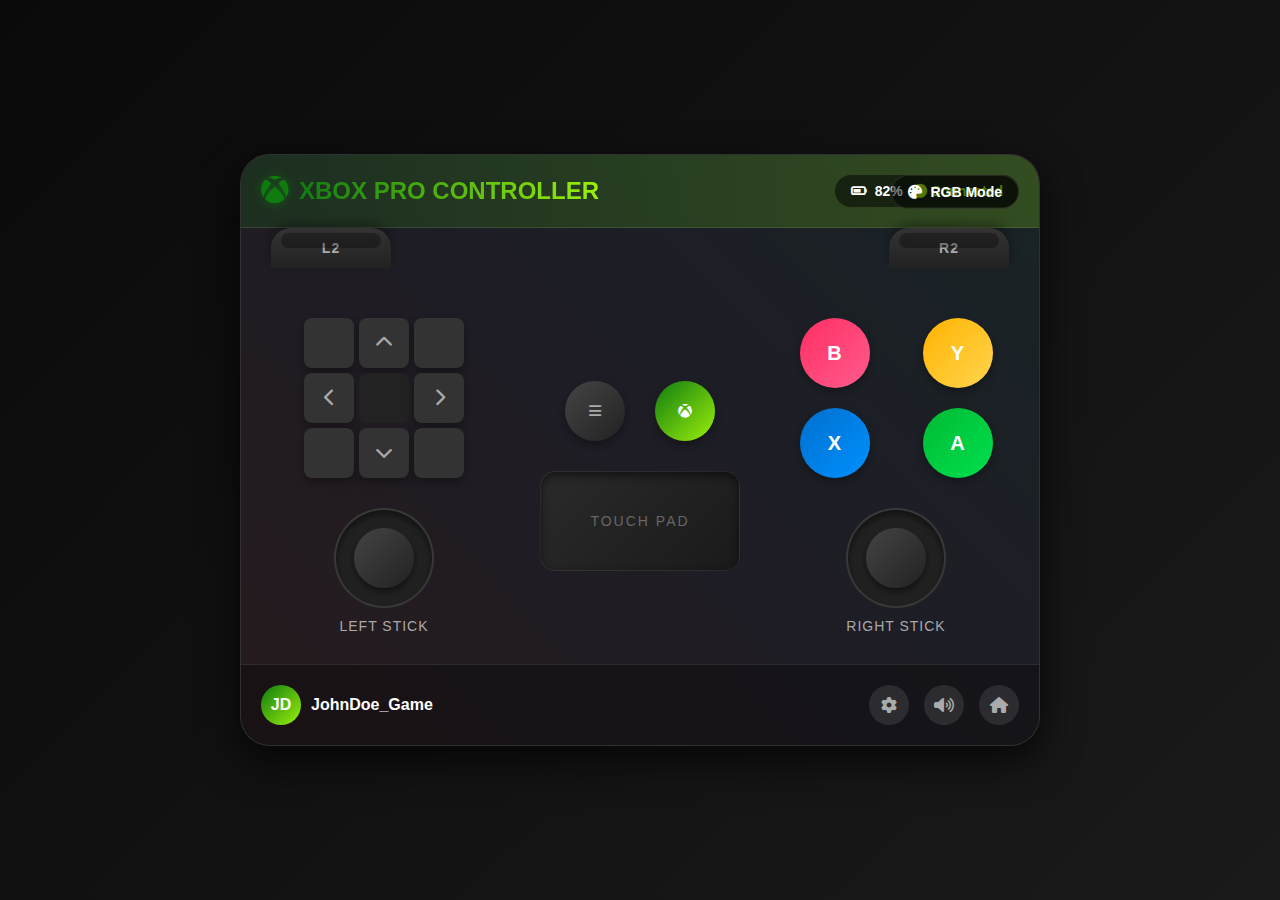
<file: index.html>
<!DOCTYPE html>
<html lang="en">
<head>
    <meta charset="UTF-8">
    <meta name="viewport" content="width=device-width, initial-scale=1.0">
    <title>XBOX Pro Controller</title>
    <link rel="stylesheet" href="https://cdnjs.cloudflare.com/ajax/libs/font-awesome/6.4.0/css/all.min.css">
    <style>
        * {
            margin: 0;
            padding: 0;
            box-sizing: border-box;
            font-family: 'Segoe UI', Tahoma, Geneva, Verdana, sans-serif;
            user-select: none;
        }

        :root {
            --xbox-green: #107C10;
            --ps-blue: #006FCD;
            --primary: #107C10;
            --secondary: #9BF00B;
            --accent: #00D4FF;
            --dark-bg: #0e0e0e;
            --surface: #1a1a1a;
            --text: #FFFFFF;
            --rgb-1: #FF2E63;
            --rgb-2: #6C4DF6;
            --rgb-3: #00D4FF;
        }

        body {
            background: linear-gradient(135deg, #0a0a0a 0%, #1a1a1a 100%);
            color: var(--text);
            min-height: 100vh;
            display: flex;
            justify-content: center;
            align-items: center;
            padding: 20px;
            overflow-x: hidden;
        }

        .controller-container {
            width: 100%;
            max-width: 800px;
            background: var(--surface);
            border-radius: 30px;
            overflow: hidden;
            box-shadow: 0 15px 40px rgba(0, 0, 0, 0.7);
            border: 1px solid rgba(255, 255, 255, 0.1);
            position: relative;
        }

        /* RGB Lighting Effect */
        .rgb-overlay {
            position: absolute;
            top: 0;
            left: 0;
            right: 0;
            bottom: 0;
            background: linear-gradient(45deg, 
                rgba(255, 46, 99, 0.05) 0%, 
                rgba(108, 77, 246, 0.05) 50%, 
                rgba(0, 212, 255, 0.05) 100%);
            border-radius: 30px;
            pointer-events: none;
            z-index: 1;
            animation: rgbShift 8s infinite linear;
        }

        @keyframes rgbShift {
            0% { filter: hue-rotate(0deg); }
            100% { filter: hue-rotate(360deg); }
        }

        /* Header Section */
        .header {
            background: linear-gradient(90deg, rgba(16, 124, 16, 0.2), rgba(155, 240, 11, 0.2));
            padding: 20px;
            display: flex;
            justify-content: space-between;
            align-items: center;
            border-bottom: 1px solid rgba(255, 255, 255, 0.1);
            position: relative;
            z-index: 2;
        }

        .brand {
            display: flex;
            align-items: center;
            gap: 10px;
        }

        .xbox-logo {
            font-size: 28px;
            color: var(--primary);
            text-shadow: 0 0 10px rgba(16, 124, 16, 0.7);
        }

        .brand-text {
            font-size: 24px;
            font-weight: 700;
            background: linear-gradient(90deg, var(--primary), var(--secondary));
            -webkit-background-clip: text;
            -webkit-text-fill-color: transparent;
        }

        .connection-status {
            display: flex;
            align-items: center;
            gap: 10px;
            background: rgba(0, 0, 0, 0.5);
            padding: 8px 16px;
            border-radius: 20px;
            font-weight: 600;
            font-size: 14px;
        }

        .connected {
            color: var(--secondary);
        }

        .battery {
            display: flex;
            align-items: center;
            gap: 8px;
        }

        /* Main Controller Layout */
        .controller-body {
            display: flex;
            padding: 30px;
            gap: 30px;
            position: relative;
            z-index: 2;
        }

        /* Left Side - D-Pad and Left Stick */
        .left-side {
            display: flex;
            flex-direction: column;
            gap: 30px;
            flex: 1;
        }

        .d-pad-container {
            display: flex;
            flex-direction: column;
            align-items: center;
            gap: 5px;
        }

        .d-pad-row {
            display: flex;
            gap: 5px;
        }

        .d-pad-btn {
            width: 50px;
            height: 50px;
            background: #333;
            display: flex;
            justify-content: center;
            align-items: center;
            border-radius: 8px;
            cursor: pointer;
            transition: all 0.1s ease;
            box-shadow: 0 4px 8px rgba(0, 0, 0, 0.3);
            color: #aaa;
            font-size: 18px;
        }

        .d-pad-btn:active {
            background: var(--primary);
            transform: scale(0.95);
            color: white;
        }

        .d-pad-center {
            width: 50px;
            height: 50px;
            background: #222;
            border-radius: 8px;
        }

        .stick-container {
            display: flex;
            flex-direction: column;
            align-items: center;
            gap: 10px;
        }

        .stick {
            width: 100px;
            height: 100px;
            border-radius: 50%;
            background: #222;
            display: flex;
            justify-content: center;
            align-items: center;
            position: relative;
            box-shadow: inset 0 4px 8px rgba(0, 0, 0, 0.5);
            border: 2px solid rgba(255, 255, 255, 0.1);
        }

        .stick-head {
            width: 60px;
            height: 60px;
            border-radius: 50%;
            background: linear-gradient(135deg, #444, #222);
            cursor: move;
            box-shadow: 0 4px 8px rgba(0, 0, 0, 0.5);
        }

        .stick-label {
            font-size: 14px;
            color: #aaa;
            text-transform: uppercase;
            letter-spacing: 1px;
        }

        /* Center Section - Menu Buttons */
        .center-section {
            display: flex;
            flex-direction: column;
            align-items: center;
            justify-content: center;
            gap: 30px;
            flex: 1;
        }

        .menu-buttons {
            display: flex;
            gap: 30px;
        }

        .menu-btn {
            width: 60px;
            height: 60px;
            border-radius: 50%;
            display: flex;
            justify-content: center;
            align-items: center;
            font-weight: 700;
            cursor: pointer;
            transition: all 0.2s ease;
            box-shadow: 0 4px 8px rgba(0, 0, 0, 0.3);
            font-size: 14px;
        }

        .xbox-btn {
            background: linear-gradient(135deg, var(--primary), var(--secondary));
            color: white;
        }

        .view-btn {
            background: linear-gradient(135deg, #444, #222);
            color: #aaa;
        }

        .menu-btn:active {
            transform: scale(0.9);
        }

        .touchpad {
            width: 200px;
            height: 100px;
            background: linear-gradient(135deg, #2a2a2a, #1a1a1a);
            border-radius: 15px;
            display: flex;
            justify-content: center;
            align-items: center;
            color: #666;
            font-size: 14px;
            text-transform: uppercase;
            letter-spacing: 2px;
            box-shadow: inset 0 4px 8px rgba(0, 0, 0, 0.5);
            border: 1px solid rgba(255, 255, 255, 0.05);
            cursor: pointer;
        }

        .touchpad:active {
            background: linear-gradient(135deg, #333, #222);
        }

        /* Right Side - Action Buttons and Right Stick */
        .right-side {
            display: flex;
            flex-direction: column;
            gap: 30px;
            flex: 1;
        }

        .action-buttons {
            display: grid;
            grid-template-columns: repeat(2, 1fr);
            gap: 20px;
            justify-items: center;
        }

        .action-btn {
            width: 70px;
            height: 70px;
            border-radius: 50%;
            display: flex;
            justify-content: center;
            align-items: center;
            font-weight: 700;
            font-size: 20px;
            cursor: pointer;
            transition: all 0.2s ease;
            box-shadow: 0 4px 8px rgba(0, 0, 0, 0.3);
            color: white;
        }

        .action-btn:active {
            transform: scale(0.9);
        }

        .btn-a {
            background: linear-gradient(135deg, #00BA34, #00E04E);
            grid-column: 2;
            grid-row: 2;
        }

        .btn-b {
            background: linear-gradient(135deg, #FF2E63, #FF5C8D);
            grid-column: 1;
            grid-row: 1;
        }

        .btn-x {
            background: linear-gradient(135deg, #006FCD, #0091FF);
            grid-column: 1;
            grid-row: 2;
        }

        .btn-y {
            background: linear-gradient(135deg, #FFB300, #FFD54F);
            grid-column: 2;
            grid-row: 1;
        }

        /* Trigger Section */
        .triggers {
            display: flex;
            justify-content: space-between;
            padding: 0 30px 20px;
            position: relative;
            z-index: 2;
        }

        .trigger {
            width: 120px;
            height: 40px;
            background: linear-gradient(to bottom, #333, #222);
            border-radius: 20px 20px 0 0;
            position: relative;
            box-shadow: 0 -5px 10px rgba(0, 0, 0, 0.3);
            display: flex;
            justify-content: center;
            align-items: center;
            color: #aaa;
            font-weight: 600;
            font-size: 14px;
            text-transform: uppercase;
            letter-spacing: 1px;
            cursor: pointer;
            transition: all 0.1s ease;
        }

        .trigger:active {
            background: linear-gradient(to bottom, var(--primary), #0a5a0a);
            color: white;
        }

        .trigger:before {
            content: '';
            position: absolute;
            top: 5px;
            left: 10px;
            right: 10px;
            height: 15px;
            background: rgba(0, 0, 0, 0.3);
            border-radius: 10px;
        }

        /* Footer Section */
        .footer {
            padding: 20px;
            background: rgba(0, 0, 0, 0.3);
            display: flex;
            justify-content: space-between;
            align-items: center;
            border-top: 1px solid rgba(255, 255, 255, 0.1);
            position: relative;
            z-index: 2;
        }

        .profile {
            display: flex;
            align-items: center;
            gap: 10px;
        }

        .profile-pic {
            width: 40px;
            height: 40px;
            border-radius: 50%;
            background: linear-gradient(135deg, var(--primary), var(--secondary));
            display: flex;
            justify-content: center;
            align-items: center;
            color: white;
            font-weight: bold;
        }

        .profile-name {
            font-weight: 600;
        }

        .settings {
            display: flex;
            gap: 15px;
        }

        .icon-btn {
            width: 40px;
            height: 40px;
            border-radius: 50%;
            background: rgba(255, 255, 255, 0.1);
            display: flex;
            justify-content: center;
            align-items: center;
            cursor: pointer;
            transition: all 0.2s ease;
            color: #aaa;
        }

        .icon-btn:active {
            background: var(--primary);
            color: white;
            transform: scale(0.95);
        }

        /* RGB Mode Toggle */
        .rgb-toggle {
            position: absolute;
            top: 20px;
            right: 20px;
            z-index: 3;
        }

        .toggle-btn {
            padding: 8px 16px;
            background: rgba(0, 0, 0, 0.5);
            border-radius: 20px;
            display: flex;
            align-items: center;
            gap: 8px;
            font-size: 14px;
            font-weight: 600;
            cursor: pointer;
            transition: all 0.3s ease;
            border: 1px solid rgba(255, 255, 255, 0.1);
        }

        .toggle-btn:active {
            background: rgba(16, 124, 16, 0.5);
        }

        /* Responsive Design */
        @media (max-width: 768px) {
            .controller-body {
                flex-direction: column;
                padding: 20px;
                gap: 20px;
            }
            
            .left-side, .right-side {
                flex-direction: row;
                justify-content: space-around;
            }
            
            .center-section {
                order: -1;
            }
            
            .action-buttons {
                grid-template-columns: repeat(4, 1fr);
                gap: 15px;
            }
            
            .btn-a { grid-column: 4; grid-row: 2; }
            .btn-b { grid-column: 3; grid-row: 1; }
            .btn-x { grid-column: 1; grid-row: 2; }
            .btn-y { grid-column: 2; grid-row: 1; }
        }

        /* Animation for RGB effect */
        @keyframes pulse {
            0% { opacity: 0.7; }
            50% { opacity: 1; }
            100% { opacity: 0.7; }
        }

        .pulse {
            animation: pulse 2s infinite;
        }
    </style>
</head>
<body>
    <div class="controller-container">
        <!-- RGB Lighting Overlay -->
        <div class="rgb-overlay" id="rgbOverlay"></div>
        
        <!-- RGB Toggle -->
        <div class="rgb-toggle">
            <div class="toggle-btn" id="rgbToggle">
                <i class="fas fa-palette"></i>
                RGB Mode
            </div>
        </div>
        
        <!-- Header -->
        <div class="header">
            <div class="brand">
                <div class="xbox-logo">
                    <i class="fab fa-xbox"></i>
                </div>
                <div class="brand-text">XBOX PRO CONTROLLER</div>
            </div>
            <div class="connection-status">
                <div class="battery">
                    <i class="fas fa-battery-three-quarters"></i>
                    <span>82%</span>
                </div>
                <div class="connected pulse">
                    <i class="fas fa-circle"></i>
                    Connected
                </div>
            </div>
        </div>
        
        <!-- Triggers -->
        <div class="triggers">
            <div class="trigger">L2</div>
            <div class="trigger">R2</div>
        </div>
        
        <!-- Main Controller Body -->
        <div class="controller-body">
            <!-- Left Side -->
            <div class="left-side">
                <div class="d-pad-container">
                    <div class="d-pad-row">
                        <div class="d-pad-btn"></div>
                        <div class="d-pad-btn"><i class="fas fa-chevron-up"></i></div>
                        <div class="d-pad-btn"></div>
                    </div>
                    <div class="d-pad-row">
                        <div class="d-pad-btn"><i class="fas fa-chevron-left"></i></div>
                        <div class="d-pad-center"></div>
                        <div class="d-pad-btn"><i class="fas fa-chevron-right"></i></div>
                    </div>
                    <div class="d-pad-row">
                        <div class="d-pad-btn"></div>
                        <div class="d-pad-btn"><i class="fas fa-chevron-down"></i></div>
                        <div class="d-pad-btn"></div>
                    </div>
                </div>
                
                <div class="stick-container">
                    <div class="stick">
                        <div class="stick-head" id="leftStick"></div>
                    </div>
                    <div class="stick-label">Left Stick</div>
                </div>
            </div>
            
            <!-- Center Section -->
            <div class="center-section">
                <div class="menu-buttons">
                    <div class="menu-btn view-btn">
                        <i class="fas fa-bars"></i>
                    </div>
                    <div class="menu-btn xbox-btn">
                        <i class="fab fa-xbox"></i>
                    </div>
                </div>
                
                <div class="touchpad">
                    Touch Pad
                </div>
            </div>
            
            <!-- Right Side -->
            <div class="right-side">
                <div class="action-buttons">
                    <div class="action-btn btn-a">A</div>
                    <div class="action-btn btn-b">B</div>
                    <div class="action-btn btn-x">X</div>
                    <div class="action-btn btn-y">Y</div>
                </div>
                
                <div class="stick-container">
                    <div class="stick">
                        <div class="stick-head" id="rightStick"></div>
                    </div>
                    <div class="stick-label">Right Stick</div>
                </div>
            </div>
        </div>
        
        <!-- Footer -->
        <div class="footer">
            <div class="profile">
                <div class="profile-pic">JD</div>
                <div class="profile-name">JohnDoe_Game</div>
            </div>
            
            <div class="settings">
                <div class="icon-btn">
                    <i class="fas fa-cog"></i>
                </div>
                <div class="icon-btn">
                    <i class="fas fa-volume-up"></i>
                </div>
                <div class="icon-btn">
                    <i class="fas fa-home"></i>
                </div>
            </div>
        </div>
    </div>

    <script>
        document.addEventListener('DOMContentLoaded', function() {
            // RGB Toggle
            const rgbToggle = document.getElementById('rgbToggle');
            const rgbOverlay = document.getElementById('rgbOverlay');
            let rgbEnabled = true;
            
            rgbToggle.addEventListener('click', function() {
                rgbEnabled = !rgbEnabled;
                if (rgbEnabled) {
                    rgbOverlay.style.display = 'block';
                    rgbToggle.innerHTML = '<i class="fas fa-palette"></i> RGB Mode';
                } else {
                    rgbOverlay.style.display = 'none';
                    rgbToggle.innerHTML = '<i class="fas fa-palette"></i> RGB Off';
                }
            });
            
            // Button press effects
            const buttons = document.querySelectorAll('.d-pad-btn, .action-btn, .menu-btn, .trigger, .touchpad, .icon-btn');
            
            buttons.forEach(button => {
                button.addEventListener('mousedown', function() {
                    this.style.transform = 'scale(0.95)';
                    this.style.opacity = '0.8';
                });
                
                button.addEventListener('mouseup', function() {
                    this.style.transform = 'scale(1)';
                    this.style.opacity = '1';
                });
                
                button.addEventListener('touchstart', function() {
                    this.style.transform = 'scale(0.95)';
                    this.style.opacity = '0.8';
                });
                
                button.addEventListener('touchend', function() {
                    this.style.transform = 'scale(1)';
                    this.style.opacity = '1';
                });
            });
            
            // Joystick movement
            const leftStick = document.getElementById('leftStick');
            const rightStick = document.getElementById('rightStick');
            
            setupJoystick(leftStick);
            setupJoystick(rightStick);
            
            function setupJoystick(stick) {
                let isDragging = false;
                
                stick.addEventListener('mousedown', startDrag);
                document.addEventListener('mousemove', drag);
                document.addEventListener('mouseup', stopDrag);
                
                stick.addEventListener('touchstart', startDrag);
                document.addEventListener('touchmove', drag);
                document.addEventListener('touchend', stopDrag);
                
                function startDrag(e) {
                    isDragging = true;
                    e.preventDefault();
                }
                
                function drag(e) {
                    if (!isDragging) return;
                    
                    const container = stick.parentElement;
                    const containerRect = container.getBoundingClientRect();
                    const centerX = containerRect.left + containerRect.width / 2;
                    const centerY = containerRect.top + containerRect.height / 2;
                    
                    let clientX, clientY;
                    
                    if (e.type === 'mousemove') {
                        clientX = e.clientX;
                        clientY = e.clientY;
                    } else if (e.type === 'touchmove') {
                        clientX = e.touches[0].clientX;
                        clientY = e.touches[0].clientY;
                    }
                    
                    const deltaX = clientX - centerX;
                    const deltaY = clientY - centerY;
                    
                    // Limit movement to joystick boundaries
                    const distance = Math.min(Math.sqrt(deltaX * deltaX + deltaY * deltaY), 30);
                    const angle = Math.atan2(deltaY, deltaX);
                    
                    const newX = Math.cos(angle) * distance;
                    const newY = Math.sin(angle) * distance;
                    
                    stick.style.transform = `translate(${newX}px, ${newY}px)`;
                }
                
                function stopDrag() {
                    isDragging = false;
                    stick.style.transform = 'translate(0, 0)';
                }
            }
        });
    </script>
</body>
</html>
</file>
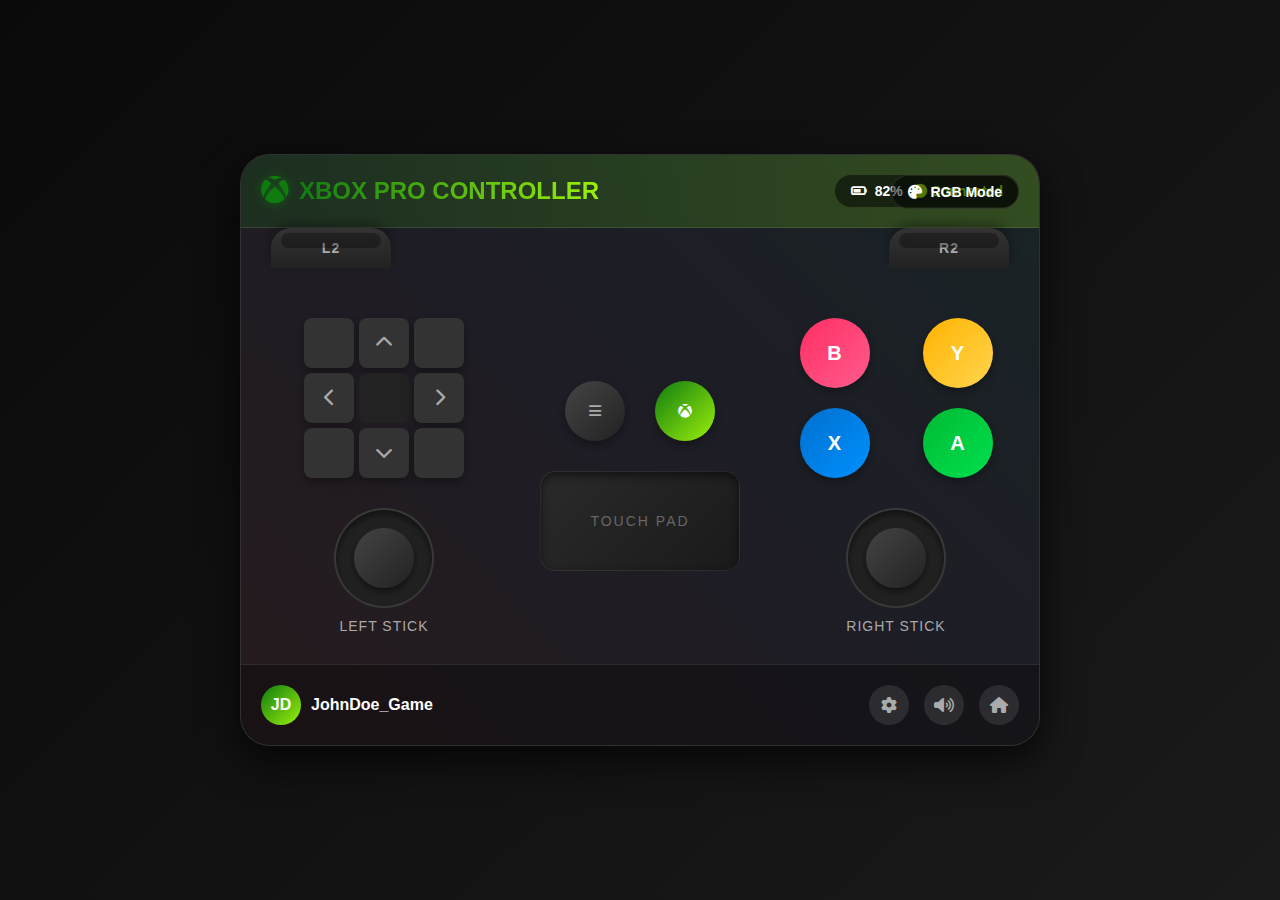
<file: conM.html>
<!DOCTYPE html>
<html lang="en">
<head>
    <meta charset="UTF-8">
    <meta name="viewport" content="width=device-width, initial-scale=1.0">
    <title>XBOX Pro Controller</title>
    <link rel="stylesheet" href="https://cdnjs.cloudflare.com/ajax/libs/font-awesome/6.4.0/css/all.min.css">
    <style>
        * {
            margin: 0;
            padding: 0;
            box-sizing: border-box;
            font-family: 'Segoe UI', Tahoma, Geneva, Verdana, sans-serif;
            user-select: none;
        }

        :root {
            --xbox-green: #107C10;
            --ps-blue: #006FCD;
            --primary: #107C10;
            --secondary: #9BF00B;
            --accent: #00D4FF;
            --dark-bg: #0e0e0e;
            --surface: #1a1a1a;
            --text: #FFFFFF;
            --rgb-1: #FF2E63;
            --rgb-2: #6C4DF6;
            --rgb-3: #00D4FF;
        }

        body {
            background: linear-gradient(135deg, #0a0a0a 0%, #1a1a1a 100%);
            color: var(--text);
            min-height: 100vh;
            display: flex;
            justify-content: center;
            align-items: center;
            padding: 20px;
            overflow-x: hidden;
        }

        .controller-container {
            width: 100%;
            max-width: 800px;
            background: var(--surface);
            border-radius: 30px;
            overflow: hidden;
            box-shadow: 0 15px 40px rgba(0, 0, 0, 0.7);
            border: 1px solid rgba(255, 255, 255, 0.1);
            position: relative;
        }

        /* RGB Lighting Effect */
        .rgb-overlay {
            position: absolute;
            top: 0;
            left: 0;
            right: 0;
            bottom: 0;
            background: linear-gradient(45deg, 
                rgba(255, 46, 99, 0.05) 0%, 
                rgba(108, 77, 246, 0.05) 50%, 
                rgba(0, 212, 255, 0.05) 100%);
            border-radius: 30px;
            pointer-events: none;
            z-index: 1;
            animation: rgbShift 8s infinite linear;
        }

        @keyframes rgbShift {
            0% { filter: hue-rotate(0deg); }
            100% { filter: hue-rotate(360deg); }
        }

        /* Header Section */
        .header {
            background: linear-gradient(90deg, rgba(16, 124, 16, 0.2), rgba(155, 240, 11, 0.2));
            padding: 20px;
            display: flex;
            justify-content: space-between;
            align-items: center;
            border-bottom: 1px solid rgba(255, 255, 255, 0.1);
            position: relative;
            z-index: 2;
        }

        .brand {
            display: flex;
            align-items: center;
            gap: 10px;
        }

        .xbox-logo {
            font-size: 28px;
            color: var(--primary);
            text-shadow: 0 0 10px rgba(16, 124, 16, 0.7);
        }

        .brand-text {
            font-size: 24px;
            font-weight: 700;
            background: linear-gradient(90deg, var(--primary), var(--secondary));
            -webkit-background-clip: text;
            -webkit-text-fill-color: transparent;
        }

        .connection-status {
            display: flex;
            align-items: center;
            gap: 10px;
            background: rgba(0, 0, 0, 0.5);
            padding: 8px 16px;
            border-radius: 20px;
            font-weight: 600;
            font-size: 14px;
        }

        .connected {
            color: var(--secondary);
        }

        .battery {
            display: flex;
            align-items: center;
            gap: 8px;
        }

        /* Main Controller Layout */
        .controller-body {
            display: flex;
            padding: 30px;
            gap: 30px;
            position: relative;
            z-index: 2;
        }

        /* Left Side - D-Pad and Left Stick */
        .left-side {
            display: flex;
            flex-direction: column;
            gap: 30px;
            flex: 1;
        }

        .d-pad-container {
            display: flex;
            flex-direction: column;
            align-items: center;
            gap: 5px;
        }

        .d-pad-row {
            display: flex;
            gap: 5px;
        }

        .d-pad-btn {
            width: 50px;
            height: 50px;
            background: #333;
            display: flex;
            justify-content: center;
            align-items: center;
            border-radius: 8px;
            cursor: pointer;
            transition: all 0.1s ease;
            box-shadow: 0 4px 8px rgba(0, 0, 0, 0.3);
            color: #aaa;
            font-size: 18px;
        }

        .d-pad-btn:active {
            background: var(--primary);
            transform: scale(0.95);
            color: white;
        }

        .d-pad-center {
            width: 50px;
            height: 50px;
            background: #222;
            border-radius: 8px;
        }

        .stick-container {
            display: flex;
            flex-direction: column;
            align-items: center;
            gap: 10px;
        }

        .stick {
            width: 100px;
            height: 100px;
            border-radius: 50%;
            background: #222;
            display: flex;
            justify-content: center;
            align-items: center;
            position: relative;
            box-shadow: inset 0 4px 8px rgba(0, 0, 0, 0.5);
            border: 2px solid rgba(255, 255, 255, 0.1);
        }

        .stick-head {
            width: 60px;
            height: 60px;
            border-radius: 50%;
            background: linear-gradient(135deg, #444, #222);
            cursor: move;
            box-shadow: 0 4px 8px rgba(0, 0, 0, 0.5);
        }

        .stick-label {
            font-size: 14px;
            color: #aaa;
            text-transform: uppercase;
            letter-spacing: 1px;
        }

        /* Center Section - Menu Buttons */
        .center-section {
            display: flex;
            flex-direction: column;
            align-items: center;
            justify-content: center;
            gap: 30px;
            flex: 1;
        }

        .menu-buttons {
            display: flex;
            gap: 30px;
        }

        .menu-btn {
            width: 60px;
            height: 60px;
            border-radius: 50%;
            display: flex;
            justify-content: center;
            align-items: center;
            font-weight: 700;
            cursor: pointer;
            transition: all 0.2s ease;
            box-shadow: 0 4px 8px rgba(0, 0, 0, 0.3);
            font-size: 14px;
        }

        .xbox-btn {
            background: linear-gradient(135deg, var(--primary), var(--secondary));
            color: white;
        }

        .view-btn {
            background: linear-gradient(135deg, #444, #222);
            color: #aaa;
        }

        .menu-btn:active {
            transform: scale(0.9);
        }

        .touchpad {
            width: 200px;
            height: 100px;
            background: linear-gradient(135deg, #2a2a2a, #1a1a1a);
            border-radius: 15px;
            display: flex;
            justify-content: center;
            align-items: center;
            color: #666;
            font-size: 14px;
            text-transform: uppercase;
            letter-spacing: 2px;
            box-shadow: inset 0 4px 8px rgba(0, 0, 0, 0.5);
            border: 1px solid rgba(255, 255, 255, 0.05);
            cursor: pointer;
        }

        .touchpad:active {
            background: linear-gradient(135deg, #333, #222);
        }

        /* Right Side - Action Buttons and Right Stick */
        .right-side {
            display: flex;
            flex-direction: column;
            gap: 30px;
            flex: 1;
        }

        .action-buttons {
            display: grid;
            grid-template-columns: repeat(2, 1fr);
            gap: 20px;
            justify-items: center;
        }

        .action-btn {
            width: 70px;
            height: 70px;
            border-radius: 50%;
            display: flex;
            justify-content: center;
            align-items: center;
            font-weight: 700;
            font-size: 20px;
            cursor: pointer;
            transition: all 0.2s ease;
            box-shadow: 0 4px 8px rgba(0, 0, 0, 0.3);
            color: white;
        }

        .action-btn:active {
            transform: scale(0.9);
        }

        .btn-a {
            background: linear-gradient(135deg, #00BA34, #00E04E);
            grid-column: 2;
            grid-row: 2;
        }

        .btn-b {
            background: linear-gradient(135deg, #FF2E63, #FF5C8D);
            grid-column: 1;
            grid-row: 1;
        }

        .btn-x {
            background: linear-gradient(135deg, #006FCD, #0091FF);
            grid-column: 1;
            grid-row: 2;
        }

        .btn-y {
            background: linear-gradient(135deg, #FFB300, #FFD54F);
            grid-column: 2;
            grid-row: 1;
        }

        /* Trigger Section */
        .triggers {
            display: flex;
            justify-content: space-between;
            padding: 0 30px 20px;
            position: relative;
            z-index: 2;
        }

        .trigger {
            width: 120px;
            height: 40px;
            background: linear-gradient(to bottom, #333, #222);
            border-radius: 20px 20px 0 0;
            position: relative;
            box-shadow: 0 -5px 10px rgba(0, 0, 0, 0.3);
            display: flex;
            justify-content: center;
            align-items: center;
            color: #aaa;
            font-weight: 600;
            font-size: 14px;
            text-transform: uppercase;
            letter-spacing: 1px;
            cursor: pointer;
            transition: all 0.1s ease;
        }

        .trigger:active {
            background: linear-gradient(to bottom, var(--primary), #0a5a0a);
            color: white;
        }

        .trigger:before {
            content: '';
            position: absolute;
            top: 5px;
            left: 10px;
            right: 10px;
            height: 15px;
            background: rgba(0, 0, 0, 0.3);
            border-radius: 10px;
        }

        /* Footer Section */
        .footer {
            padding: 20px;
            background: rgba(0, 0, 0, 0.3);
            display: flex;
            justify-content: space-between;
            align-items: center;
            border-top: 1px solid rgba(255, 255, 255, 0.1);
            position: relative;
            z-index: 2;
        }

        .profile {
            display: flex;
            align-items: center;
            gap: 10px;
        }

        .profile-pic {
            width: 40px;
            height: 40px;
            border-radius: 50%;
            background: linear-gradient(135deg, var(--primary), var(--secondary));
            display: flex;
            justify-content: center;
            align-items: center;
            color: white;
            font-weight: bold;
        }

        .profile-name {
            font-weight: 600;
        }

        .settings {
            display: flex;
            gap: 15px;
        }

        .icon-btn {
            width: 40px;
            height: 40px;
            border-radius: 50%;
            background: rgba(255, 255, 255, 0.1);
            display: flex;
            justify-content: center;
            align-items: center;
            cursor: pointer;
            transition: all 0.2s ease;
            color: #aaa;
        }

        .icon-btn:active {
            background: var(--primary);
            color: white;
            transform: scale(0.95);
        }

        /* RGB Mode Toggle */
        .rgb-toggle {
            position: absolute;
            top: 20px;
            right: 20px;
            z-index: 3;
        }

        .toggle-btn {
            padding: 8px 16px;
            background: rgba(0, 0, 0, 0.5);
            border-radius: 20px;
            display: flex;
            align-items: center;
            gap: 8px;
            font-size: 14px;
            font-weight: 600;
            cursor: pointer;
            transition: all 0.3s ease;
            border: 1px solid rgba(255, 255, 255, 0.1);
        }

        .toggle-btn:active {
            background: rgba(16, 124, 16, 0.5);
        }

        /* Responsive Design */
        @media (max-width: 768px) {
            .controller-body {
                flex-direction: column;
                padding: 20px;
                gap: 20px;
            }
            
            .left-side, .right-side {
                flex-direction: row;
                justify-content: space-around;
            }
            
            .center-section {
                order: -1;
            }
            
            .action-buttons {
                grid-template-columns: repeat(4, 1fr);
                gap: 15px;
            }
            
            .btn-a { grid-column: 4; grid-row: 2; }
            .btn-b { grid-column: 3; grid-row: 1; }
            .btn-x { grid-column: 1; grid-row: 2; }
            .btn-y { grid-column: 2; grid-row: 1; }
        }

        /* Animation for RGB effect */
        @keyframes pulse {
            0% { opacity: 0.7; }
            50% { opacity: 1; }
            100% { opacity: 0.7; }
        }

        .pulse {
            animation: pulse 2s infinite;
        }
    </style>
</head>
<body>
    <div class="controller-container">
        <!-- RGB Lighting Overlay -->
        <div class="rgb-overlay" id="rgbOverlay"></div>
        
        <!-- RGB Toggle -->
        <div class="rgb-toggle">
            <div class="toggle-btn" id="rgbToggle">
                <i class="fas fa-palette"></i>
                RGB Mode
            </div>
        </div>
        
        <!-- Header -->
        <div class="header">
            <div class="brand">
                <div class="xbox-logo">
                    <i class="fab fa-xbox"></i>
                </div>
                <div class="brand-text">XBOX PRO CONTROLLER</div>
            </div>
            <div class="connection-status">
                <div class="battery">
                    <i class="fas fa-battery-three-quarters"></i>
                    <span>82%</span>
                </div>
                <div class="connected pulse">
                    <i class="fas fa-circle"></i>
                    Connected
                </div>
            </div>
        </div>
        
        <!-- Triggers -->
        <div class="triggers">
            <div class="trigger">L2</div>
            <div class="trigger">R2</div>
        </div>
        
        <!-- Main Controller Body -->
        <div class="controller-body">
            <!-- Left Side -->
            <div class="left-side">
                <div class="d-pad-container">
                    <div class="d-pad-row">
                        <div class="d-pad-btn"></div>
                        <div class="d-pad-btn"><i class="fas fa-chevron-up"></i></div>
                        <div class="d-pad-btn"></div>
                    </div>
                    <div class="d-pad-row">
                        <div class="d-pad-btn"><i class="fas fa-chevron-left"></i></div>
                        <div class="d-pad-center"></div>
                        <div class="d-pad-btn"><i class="fas fa-chevron-right"></i></div>
                    </div>
                    <div class="d-pad-row">
                        <div class="d-pad-btn"></div>
                        <div class="d-pad-btn"><i class="fas fa-chevron-down"></i></div>
                        <div class="d-pad-btn"></div>
                    </div>
                </div>
                
                <div class="stick-container">
                    <div class="stick">
                        <div class="stick-head" id="leftStick"></div>
                    </div>
                    <div class="stick-label">Left Stick</div>
                </div>
            </div>
            
            <!-- Center Section -->
            <div class="center-section">
                <div class="menu-buttons">
                    <div class="menu-btn view-btn">
                        <i class="fas fa-bars"></i>
                    </div>
                    <div class="menu-btn xbox-btn">
                        <i class="fab fa-xbox"></i>
                    </div>
                </div>
                
                <div class="touchpad">
                    Touch Pad
                </div>
            </div>
            
            <!-- Right Side -->
            <div class="right-side">
                <div class="action-buttons">
                    <div class="action-btn btn-a">A</div>
                    <div class="action-btn btn-b">B</div>
                    <div class="action-btn btn-x">X</div>
                    <div class="action-btn btn-y">Y</div>
                </div>
                
                <div class="stick-container">
                    <div class="stick">
                        <div class="stick-head" id="rightStick"></div>
                    </div>
                    <div class="stick-label">Right Stick</div>
                </div>
            </div>
        </div>
        
        <!-- Footer -->
        <div class="footer">
            <div class="profile">
                <div class="profile-pic">JD</div>
                <div class="profile-name">JohnDoe_Game</div>
            </div>
            
            <div class="settings">
                <div class="icon-btn">
                    <i class="fas fa-cog"></i>
                </div>
                <div class="icon-btn">
                    <i class="fas fa-volume-up"></i>
                </div>
                <div class="icon-btn">
                    <i class="fas fa-home"></i>
                </div>
            </div>
        </div>
    </div>

    <script>
        document.addEventListener('DOMContentLoaded', function() {
            // RGB Toggle
            const rgbToggle = document.getElementById('rgbToggle');
            const rgbOverlay = document.getElementById('rgbOverlay');
            let rgbEnabled = true;
            
            rgbToggle.addEventListener('click', function() {
                rgbEnabled = !rgbEnabled;
                if (rgbEnabled) {
                    rgbOverlay.style.display = 'block';
                    rgbToggle.innerHTML = '<i class="fas fa-palette"></i> RGB Mode';
                } else {
                    rgbOverlay.style.display = 'none';
                    rgbToggle.innerHTML = '<i class="fas fa-palette"></i> RGB Off';
                }
            });
            
            // Button press effects
            const buttons = document.querySelectorAll('.d-pad-btn, .action-btn, .menu-btn, .trigger, .touchpad, .icon-btn');
            
            buttons.forEach(button => {
                button.addEventListener('mousedown', function() {
                    this.style.transform = 'scale(0.95)';
                    this.style.opacity = '0.8';
                });
                
                button.addEventListener('mouseup', function() {
                    this.style.transform = 'scale(1)';
                    this.style.opacity = '1';
                });
                
                button.addEventListener('touchstart', function() {
                    this.style.transform = 'scale(0.95)';
                    this.style.opacity = '0.8';
                });
                
                button.addEventListener('touchend', function() {
                    this.style.transform = 'scale(1)';
                    this.style.opacity = '1';
                });
            });
            
            // Joystick movement
            const leftStick = document.getElementById('leftStick');
            const rightStick = document.getElementById('rightStick');
            
            setupJoystick(leftStick);
            setupJoystick(rightStick);
            
            function setupJoystick(stick) {
                let isDragging = false;
                
                stick.addEventListener('mousedown', startDrag);
                document.addEventListener('mousemove', drag);
                document.addEventListener('mouseup', stopDrag);
                
                stick.addEventListener('touchstart', startDrag);
                document.addEventListener('touchmove', drag);
                document.addEventListener('touchend', stopDrag);
                
                function startDrag(e) {
                    isDragging = true;
                    e.preventDefault();
                }
                
                function drag(e) {
                    if (!isDragging) return;
                    
                    const container = stick.parentElement;
                    const containerRect = container.getBoundingClientRect();
                    const centerX = containerRect.left + containerRect.width / 2;
                    const centerY = containerRect.top + containerRect.height / 2;
                    
                    let clientX, clientY;
                    
                    if (e.type === 'mousemove') {
                        clientX = e.clientX;
                        clientY = e.clientY;
                    } else if (e.type === 'touchmove') {
                        clientX = e.touches[0].clientX;
                        clientY = e.touches[0].clientY;
                    }
                    
                    const deltaX = clientX - centerX;
                    const deltaY = clientY - centerY;
                    
                    // Limit movement to joystick boundaries
                    const distance = Math.min(Math.sqrt(deltaX * deltaX + deltaY * deltaY), 30);
                    const angle = Math.atan2(deltaY, deltaX);
                    
                    const newX = Math.cos(angle) * distance;
                    const newY = Math.sin(angle) * distance;
                    
                    stick.style.transform = `translate(${newX}px, ${newY}px)`;
                }
                
                function stopDrag() {
                    isDragging = false;
                    stick.style.transform = 'translate(0, 0)';
                }
            }
        });
    </script>
</body>
</html>
</file>
